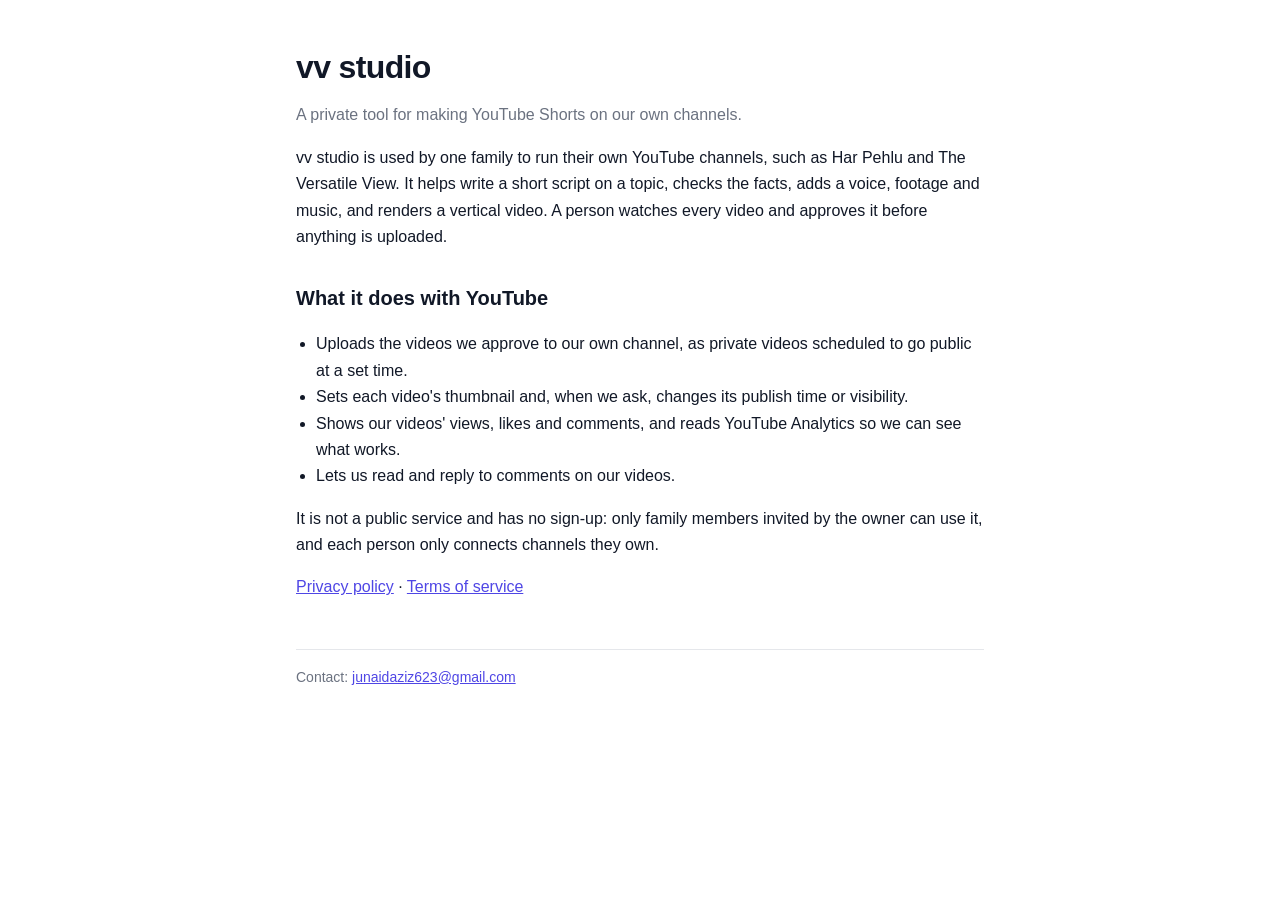
<file: index.html>
<!doctype html>
<html lang="en">
<head>
<meta charset="utf-8">
<meta name="viewport" content="width=device-width, initial-scale=1">
<meta name="google-site-verification" content="_X9kUAJEGsOs1Srjc6_pwRMPWQI12nsQq7Bw0wYsFY8" />
<title>vv studio</title>
<meta name="description" content="vv studio is a private tool a family uses to make and publish YouTube Shorts on their own channels.">
<link rel="stylesheet" href="style.css">
</head>
<body>
<main>
  <h1>vv studio</h1>
  <p class="muted">A private tool for making YouTube Shorts on our own channels.</p>

  <p>vv studio is used by one family to run their own YouTube channels, such as Har Pehlu and The Versatile View. It helps write a short script on a topic, checks the facts, adds a voice, footage and music, and renders a vertical video. A person watches every video and approves it before anything is uploaded.</p>

  <h2>What it does with YouTube</h2>
  <ul>
    <li>Uploads the videos we approve to our own channel, as private videos scheduled to go public at a set time.</li>
    <li>Sets each video's thumbnail and, when we ask, changes its publish time or visibility.</li>
    <li>Shows our videos' views, likes and comments, and reads YouTube Analytics so we can see what works.</li>
    <li>Lets us read and reply to comments on our videos.</li>
  </ul>

  <p>It is not a public service and has no sign-up: only family members invited by the owner can use it, and each person only connects channels they own.</p>

  <p><a href="privacy.html">Privacy policy</a> · <a href="terms.html">Terms of service</a></p>

  <footer>Contact: <a href="mailto:junaidaziz623@gmail.com">junaidaziz623@gmail.com</a></footer>
</main>
</body>
</html>
</file>
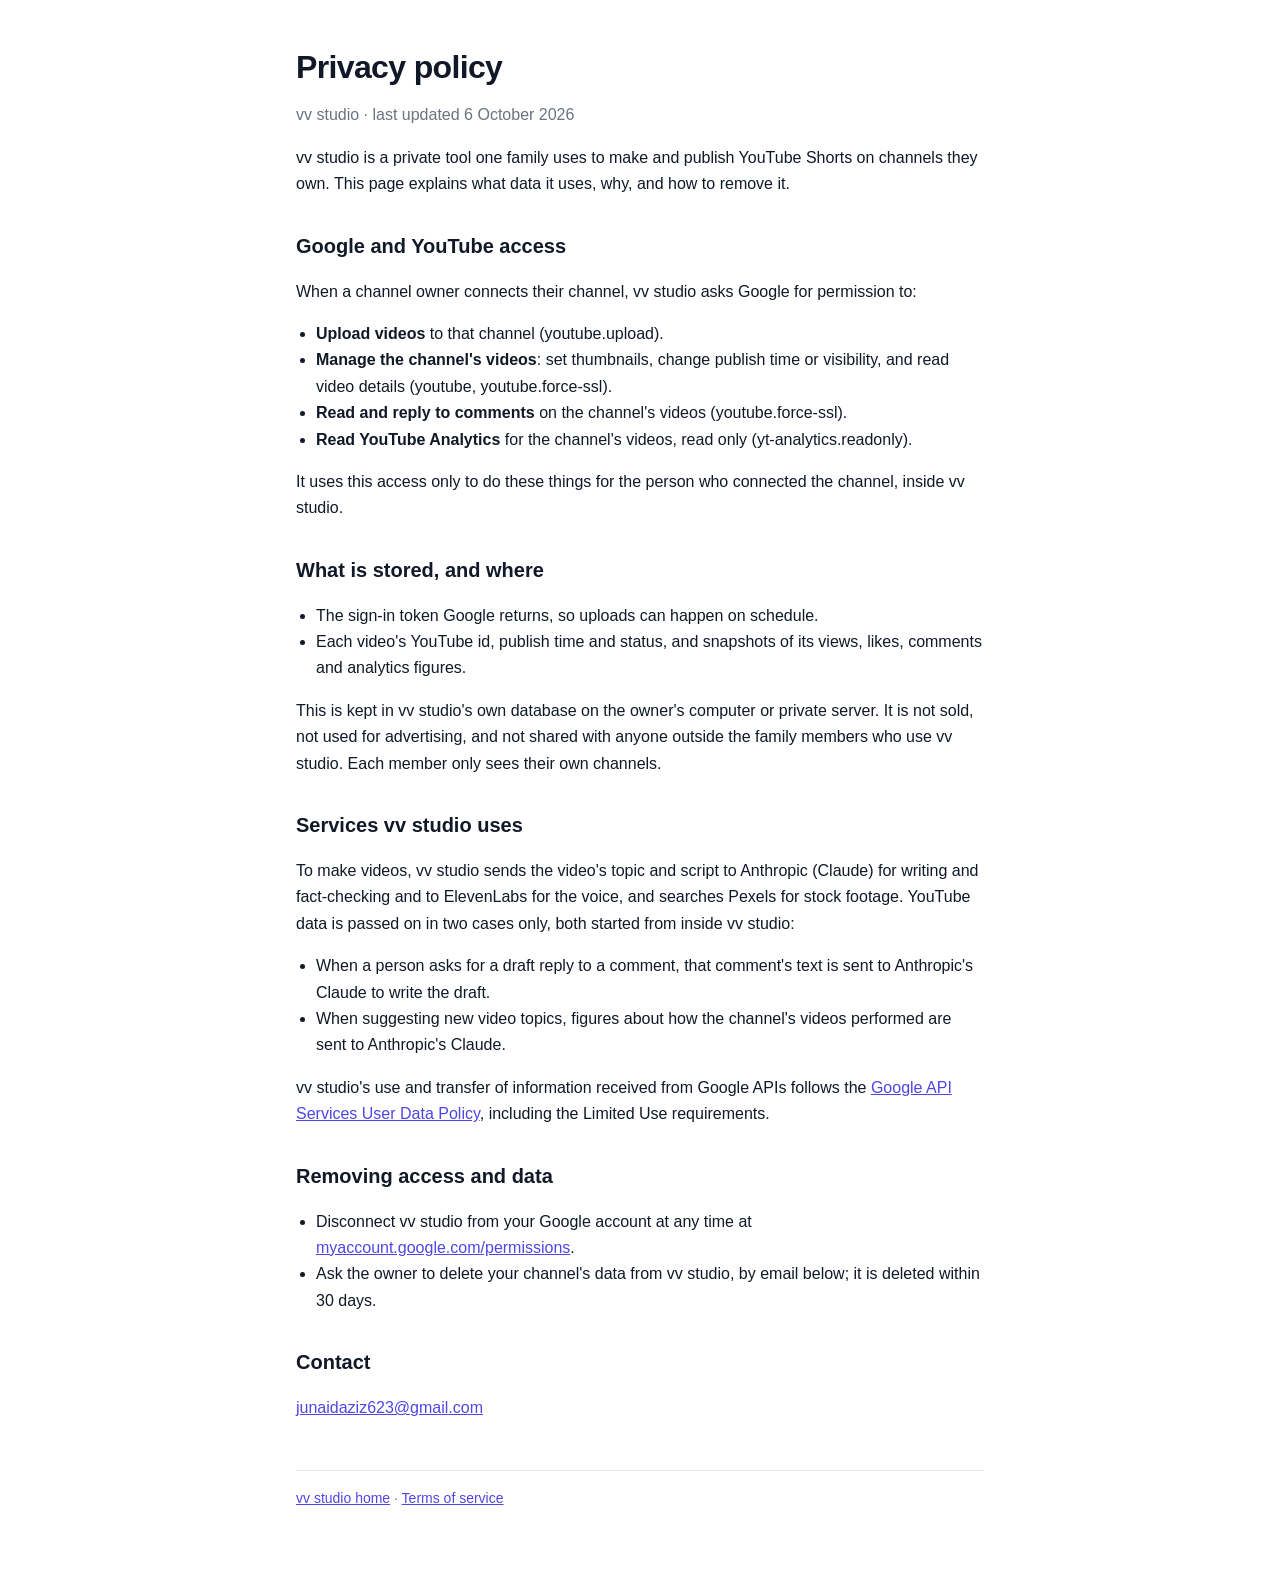
<file: privacy.html>
<!doctype html>
<html lang="en">
<head>
<meta charset="utf-8">
<meta name="viewport" content="width=device-width, initial-scale=1">
<title>Privacy policy · vv studio</title>
<link rel="stylesheet" href="style.css">
</head>
<body>
<main>
  <h1>Privacy policy</h1>
  <p class="muted">vv studio · last updated 6 October 2026</p>

  <p>vv studio is a private tool one family uses to make and publish YouTube Shorts on channels they own. This page explains what data it uses, why, and how to remove it.</p>

  <h2>Google and YouTube access</h2>
  <p>When a channel owner connects their channel, vv studio asks Google for permission to:</p>
  <ul>
    <li><b>Upload videos</b> to that channel (youtube.upload).</li>
    <li><b>Manage the channel's videos</b>: set thumbnails, change publish time or visibility, and read video details (youtube, youtube.force-ssl).</li>
    <li><b>Read and reply to comments</b> on the channel's videos (youtube.force-ssl).</li>
    <li><b>Read YouTube Analytics</b> for the channel's videos, read only (yt-analytics.readonly).</li>
  </ul>
  <p>It uses this access only to do these things for the person who connected the channel, inside vv studio.</p>

  <h2>What is stored, and where</h2>
  <ul>
    <li>The sign-in token Google returns, so uploads can happen on schedule.</li>
    <li>Each video's YouTube id, publish time and status, and snapshots of its views, likes, comments and analytics figures.</li>
  </ul>
  <p>This is kept in vv studio's own database on the owner's computer or private server. It is not sold, not used for advertising, and not shared with anyone outside the family members who use vv studio. Each member only sees their own channels.</p>

  <h2>Services vv studio uses</h2>
  <p>To make videos, vv studio sends the video's topic and script to Anthropic (Claude) for writing and fact-checking and to ElevenLabs for the voice, and searches Pexels for stock footage. YouTube data is passed on in two cases only, both started from inside vv studio:</p>
  <ul>
    <li>When a person asks for a draft reply to a comment, that comment's text is sent to Anthropic's Claude to write the draft.</li>
    <li>When suggesting new video topics, figures about how the channel's videos performed are sent to Anthropic's Claude.</li>
  </ul>
  <p>vv studio's use and transfer of information received from Google APIs follows the <a href="https://developers.google.com/terms/api-services-user-data-policy">Google API Services User Data Policy</a>, including the Limited Use requirements.</p>

  <h2>Removing access and data</h2>
  <ul>
    <li>Disconnect vv studio from your Google account at any time at <a href="https://myaccount.google.com/permissions">myaccount.google.com/permissions</a>.</li>
    <li>Ask the owner to delete your channel's data from vv studio, by email below; it is deleted within 30 days.</li>
  </ul>

  <h2>Contact</h2>
  <p><a href="mailto:junaidaziz623@gmail.com">junaidaziz623@gmail.com</a></p>

  <footer><a href="index.html">vv studio home</a> · <a href="terms.html">Terms of service</a></footer>
</main>
</body>
</html>
</file>
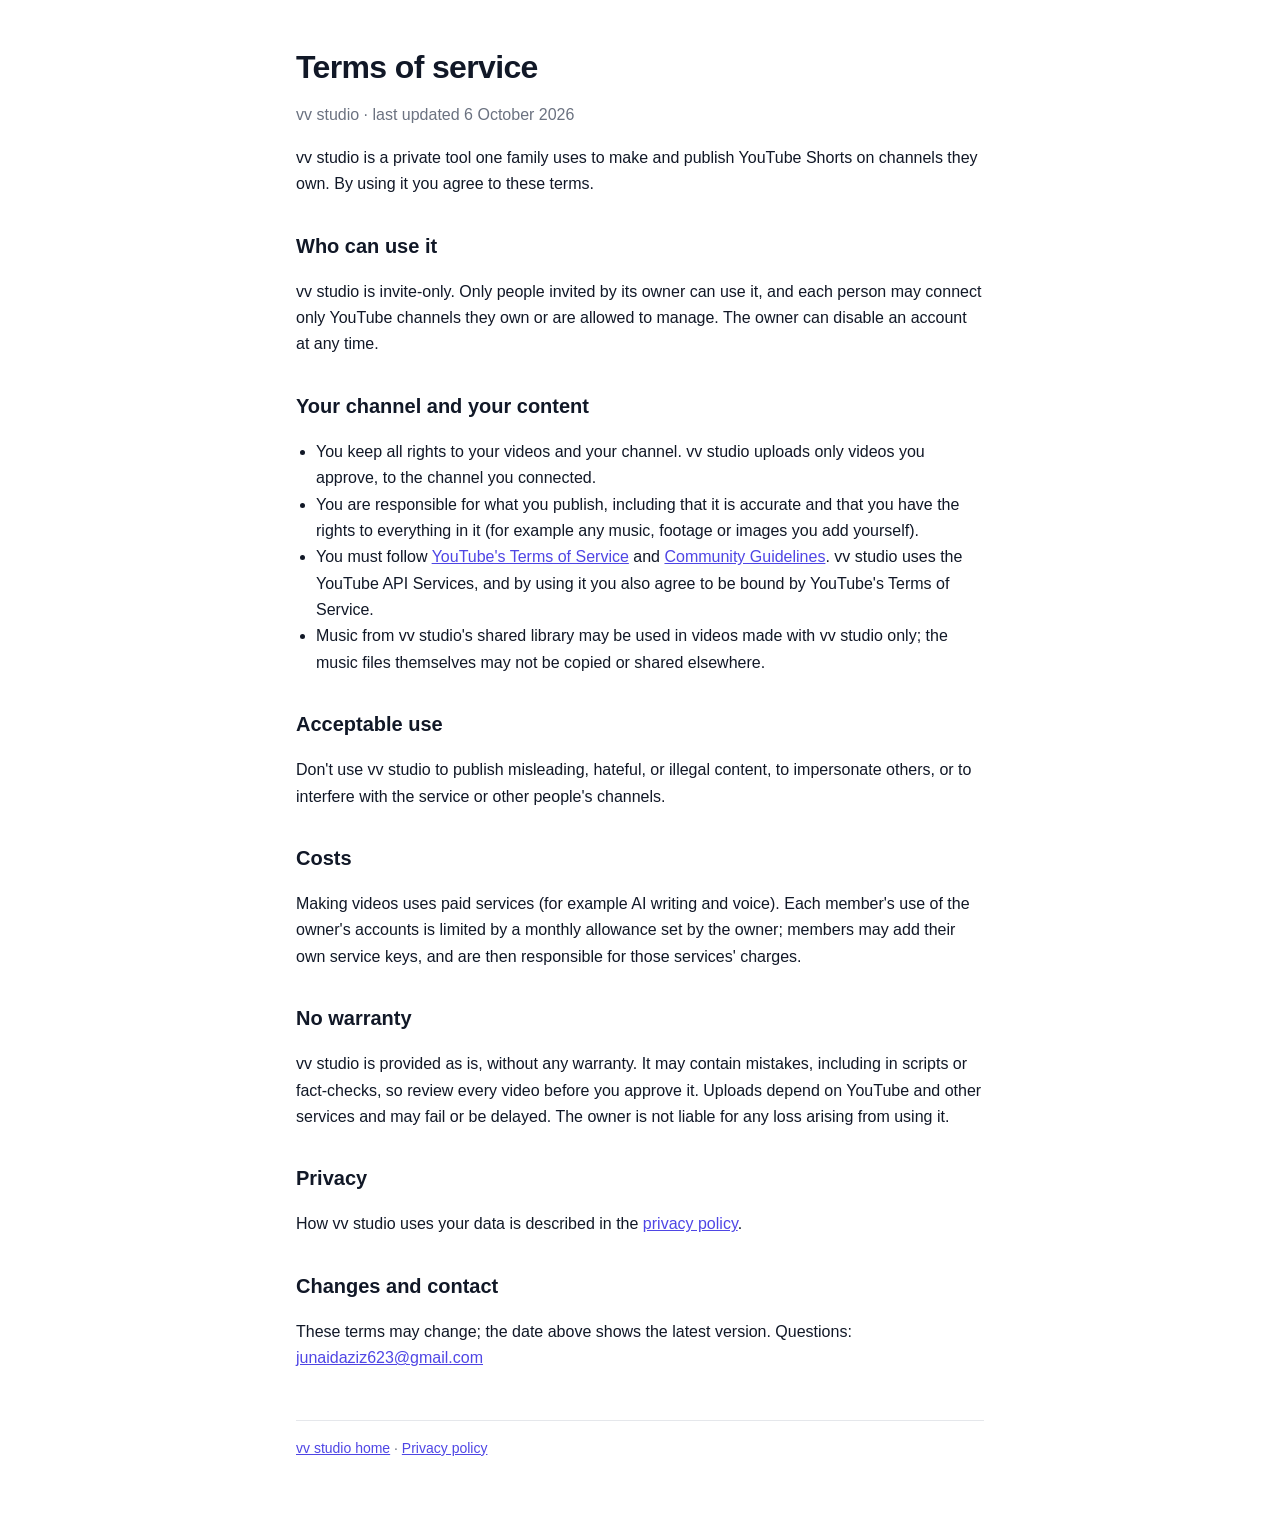
<file: terms.html>
<!doctype html>
<html lang="en">
<head>
<meta charset="utf-8">
<meta name="viewport" content="width=device-width, initial-scale=1">
<title>Terms of service · vv studio</title>
<link rel="stylesheet" href="style.css">
</head>
<body>
<main>
  <h1>Terms of service</h1>
  <p class="muted">vv studio · last updated 6 October 2026</p>

  <p>vv studio is a private tool one family uses to make and publish YouTube Shorts on channels they own. By using it you agree to these terms.</p>

  <h2>Who can use it</h2>
  <p>vv studio is invite-only. Only people invited by its owner can use it, and each person may connect only YouTube channels they own or are allowed to manage. The owner can disable an account at any time.</p>

  <h2>Your channel and your content</h2>
  <ul>
    <li>You keep all rights to your videos and your channel. vv studio uploads only videos you approve, to the channel you connected.</li>
    <li>You are responsible for what you publish, including that it is accurate and that you have the rights to everything in it (for example any music, footage or images you add yourself).</li>
    <li>You must follow <a href="https://www.youtube.com/t/terms">YouTube's Terms of Service</a> and <a href="https://www.youtube.com/howyoutubeworks/policies/community-guidelines/">Community Guidelines</a>. vv studio uses the YouTube API Services, and by using it you also agree to be bound by YouTube's Terms of Service.</li>
    <li>Music from vv studio's shared library may be used in videos made with vv studio only; the music files themselves may not be copied or shared elsewhere.</li>
  </ul>

  <h2>Acceptable use</h2>
  <p>Don't use vv studio to publish misleading, hateful, or illegal content, to impersonate others, or to interfere with the service or other people's channels.</p>

  <h2>Costs</h2>
  <p>Making videos uses paid services (for example AI writing and voice). Each member's use of the owner's accounts is limited by a monthly allowance set by the owner; members may add their own service keys, and are then responsible for those services' charges.</p>

  <h2>No warranty</h2>
  <p>vv studio is provided as is, without any warranty. It may contain mistakes, including in scripts or fact-checks, so review every video before you approve it. Uploads depend on YouTube and other services and may fail or be delayed. The owner is not liable for any loss arising from using it.</p>

  <h2>Privacy</h2>
  <p>How vv studio uses your data is described in the <a href="privacy.html">privacy policy</a>.</p>

  <h2>Changes and contact</h2>
  <p>These terms may change; the date above shows the latest version. Questions: <a href="mailto:junaidaziz623@gmail.com">junaidaziz623@gmail.com</a></p>

  <footer><a href="index.html">vv studio home</a> · <a href="privacy.html">Privacy policy</a></footer>
</main>
</body>
</html>
</file>
<file: style.css>
:root { --bg: #ffffff; --ink: #111827; --muted: #6b7280; --line: #e5e7eb; --accent: #4f46e5; color-scheme: light; }
@media (prefers-color-scheme: dark) { :root { --bg: #0b0d12; --ink: #eef0f4; --muted: #8b93a3; --line: #232834; --accent: #8b8cf8; color-scheme: dark; } }
* { box-sizing: border-box; }
body { margin: 0; background: var(--bg); color: var(--ink); font: 16px/1.65 -apple-system, BlinkMacSystemFont, "Segoe UI", Roboto, sans-serif; }
main { max-width: 720px; margin: 0 auto; padding: 48px 16px 64px; }
h1 { font-size: 32px; line-height: 1.2; letter-spacing: -.02em; margin: 0 0 8px; }
h2 { font-size: 20px; margin: 32px 0 8px; }
p, li { color: var(--ink); }
.muted { color: var(--muted); }
a { color: var(--accent); }
ul { padding-left: 20px; }
footer { margin-top: 48px; padding-top: 16px; border-top: 1px solid var(--line); color: var(--muted); font-size: 14px; }
</file>
